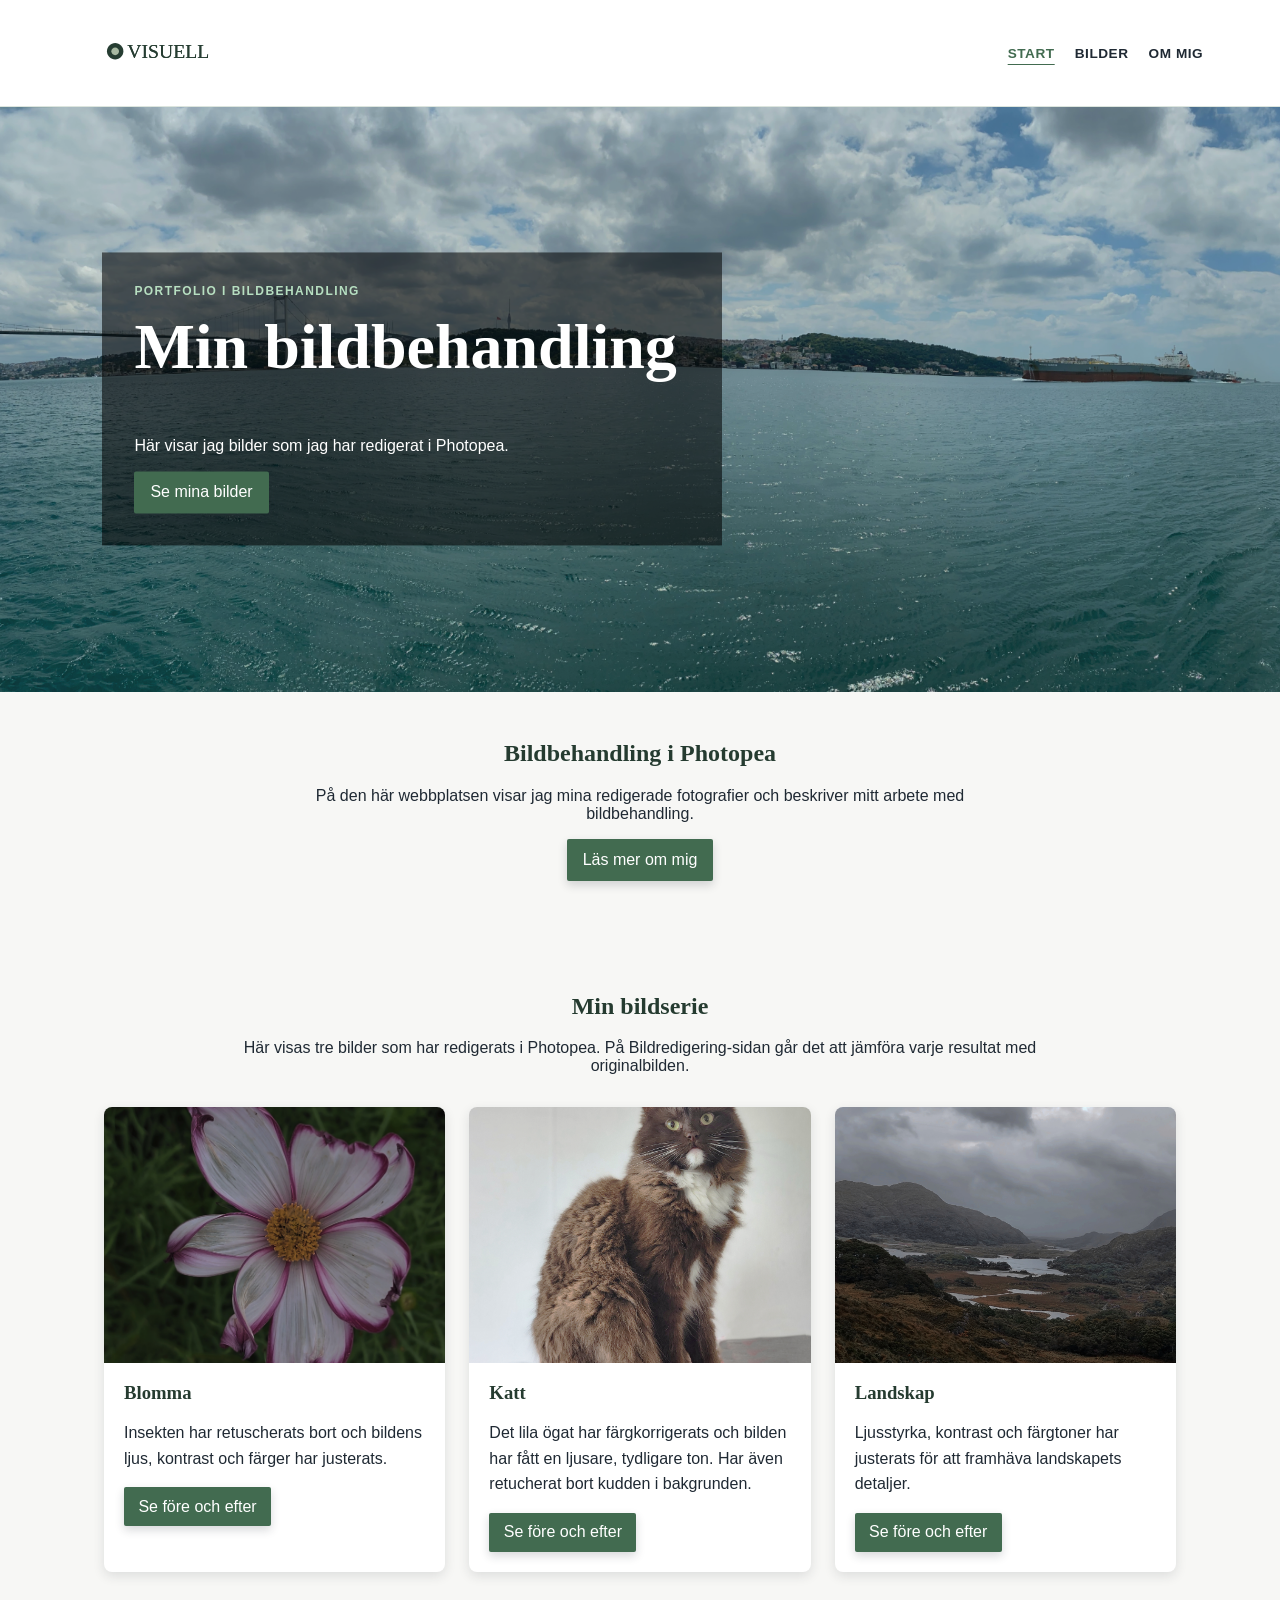
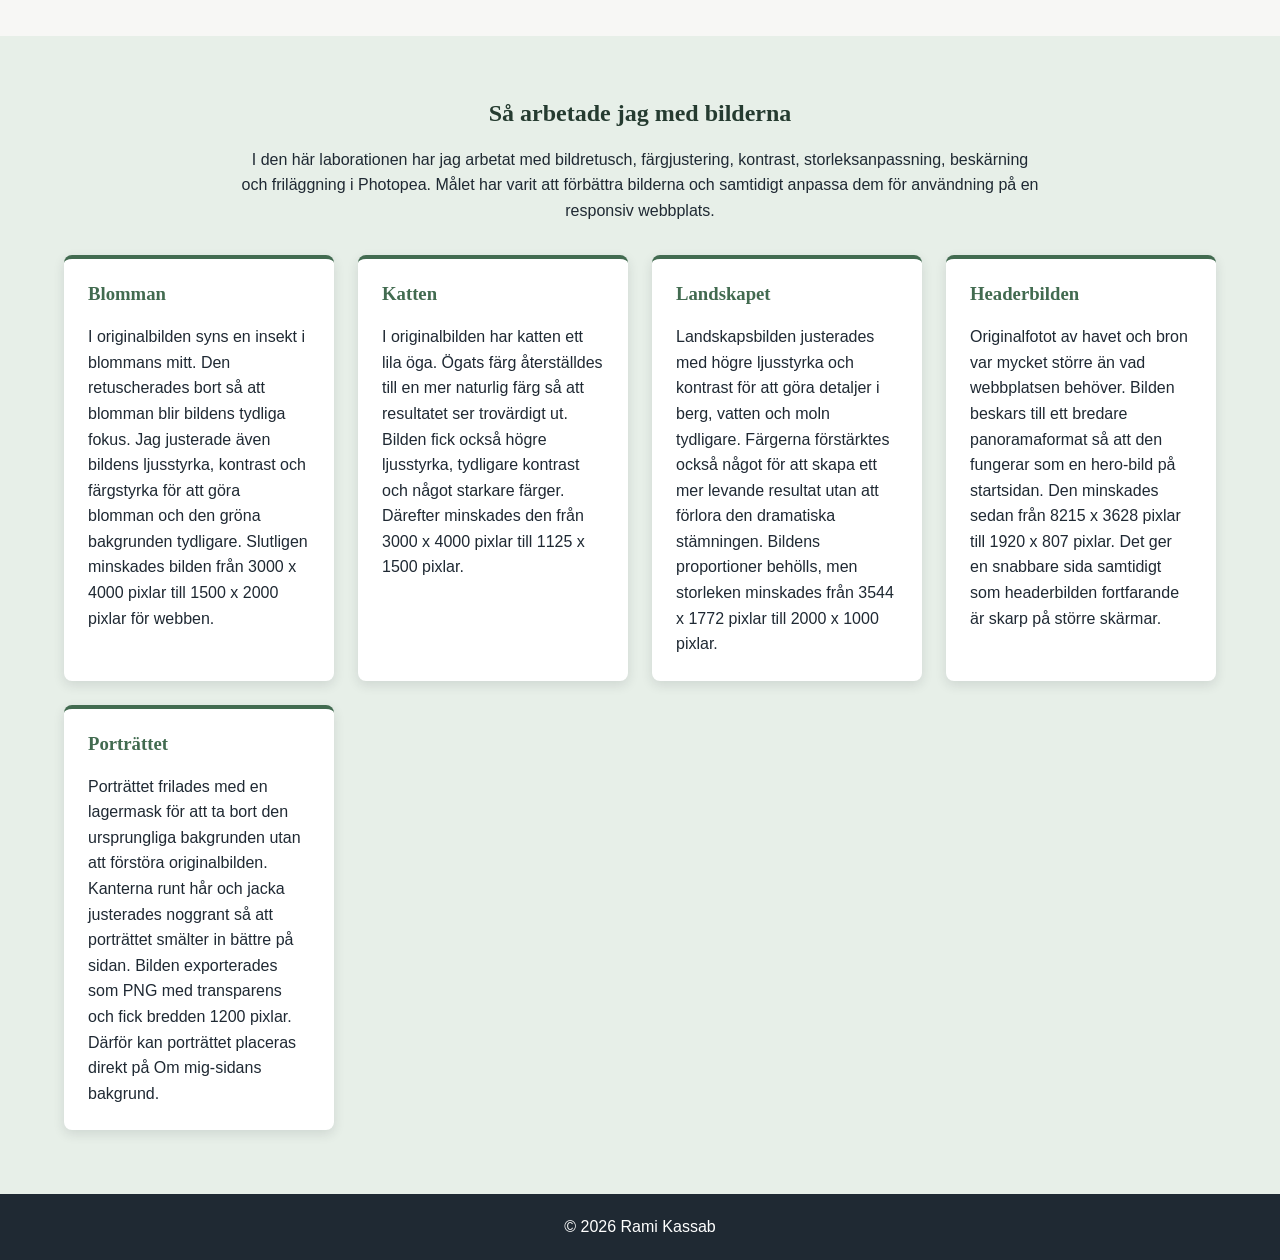
<file: index.html>
<!DOCTYPE html>
<html lang="sv">
<head>
  <meta charset="UTF-8">
  <meta name="viewport" content="width=device-width, initial-scale=1.0">
  <title>Bildbehandling</title>
  <link rel="icon" href="images/favicon.ico">
  <link rel="icon" type="image/png" href="images/favicon.png">
  <link rel="stylesheet" href="css/style.css">
</head>

<body>
    <header class="site-header">
  <a class="logo" href="index.html">
    <img src="images/logo.svg" alt="VISUELL">
  </a>

  <nav aria-label="Huvudmeny">
    <ul>
      <li><a href="index.html" aria-current="page">Start</a></li>
      <li><a href="bilder.html">Bilder</a></li>
      <li><a href="om.html">Om mig</a></li>
    </ul>
  </nav>
</header>

<main>
  <!-- Startsidan stora bild och introduktion -->
  <section class="hero">
    <img src="images/header.png" alt="Panoramabild över hav, stad och himmel">

    <div class="hero-content">
      <p class="hero-label">Portfolio i bildbehandling</p>
      <h1>Min bildbehandling</h1>
      <p>Här visar jag bilder som jag har redigerat i Photopea.</p>
      <a href="bilder.html">Se mina bilder</a>
    </div>
  </section>

  <!-- Kort presentation av webbplatsens innehåll -->
  <section class="intro">
    <h2>Bildbehandling i Photopea</h2>
    <p>På den här webbplatsen visar jag mina redigerade fotografier och beskriver mitt arbete med bildbehandling.</p>
    <a href="om.html">Läs mer om mig</a>
  </section>

  <!-- De tre redigerade bilderna från bildserien -->
<section class="series-preview">
  <h2>Min bildserie</h2>

  <p>
    Här visas tre bilder som har redigerats i Photopea. På Bildredigering-sidan
    går det att jämföra varje resultat med originalbilden.
  </p>

  <div class="series-preview-grid">
    
    <article class="series-card">
      <img src="images/bildserie001.jpeg" alt="Redigerad rosa blomma utan insekt i mitten">
      <h3>Blomma</h3>
      <p>Insekten har retuscherats bort och bildens ljus, kontrast och färger har justerats.</p>
      <a href="bilder.html#blomma">Se före och efter</a>
    </article>

    <article class="series-card">
      <img src="images/bildserie002.jpeg" alt="Redigerad katt med naturlig ögonfärg">
      <h3>Katt</h3>
      <p>Det lila ögat har färgkorrigerats och bilden har fått en ljusare, tydligare ton. Har även retucherat bort kudden i bakgrunden.</p>
      <a href="bilder.html#katt">Se före och efter</a>
    </article>

    
    <article class="series-card">
      <img src="images/bildserie003.jpeg" alt="Redigerat bergslandskap med molnig himmel">
      <h3>Landskap</h3>
      <p>Ljusstyrka, kontrast och färgtoner har justerats för att framhäva landskapets detaljer.</p>
      <a href="bilder.html#landskap">Se före och efter</a>
    </article>
  </div>
</section>
  <!-- Beskrivning av redigeringarna som gjordes i Photopea -->
<section class="process">
  <h2>Så arbetade jag med bilderna</h2>

  <p class="process-intro">
    I den här laborationen har jag arbetat med bildretusch, färgjustering,
    kontrast, storleksanpassning, beskärning och friläggning i Photopea.
    Målet har varit att förbättra bilderna och samtidigt anpassa dem för
    användning på en responsiv webbplats.
  </p>

  <div class="process-grid">
    <article class="process-card">
      <h3>Blomman</h3>
      <p>
        I originalbilden syns en insekt i blommans mitt. Den retuscherades bort
        så att blomman blir bildens tydliga fokus. Jag justerade även bildens
        ljusstyrka, kontrast och färgstyrka för att göra blomman och den gröna
        bakgrunden tydligare. Slutligen minskades bilden från 3000 x 4000
        pixlar till 1500 x 2000 pixlar för webben.
      </p>
    </article>

    <article class="process-card">
      <h3>Katten</h3>
      <p>
        I originalbilden har katten ett lila öga. Ögats färg återställdes till
        en mer naturlig färg så att resultatet ser trovärdigt ut. Bilden fick
        också högre ljusstyrka, tydligare kontrast och något starkare färger.
        Därefter minskades den från 3000 x 4000 pixlar till 1125 x 1500 pixlar.
      </p>
    </article>

    <article class="process-card">
      <h3>Landskapet</h3>
      <p>
        Landskapsbilden justerades med högre ljusstyrka och kontrast för att
        göra detaljer i berg, vatten och moln tydligare. Färgerna förstärktes
        också något för att skapa ett mer levande resultat utan att förlora den
        dramatiska stämningen. Bildens proportioner behölls, men storleken
        minskades från 3544 x 1772 pixlar till 2000 x 1000 pixlar.
      </p>
    </article>

    <article class="process-card">
      <h3>Headerbilden</h3>
      <p>
        Originalfotot av havet och bron var mycket större än vad webbplatsen
        behöver. Bilden beskars till ett bredare panoramaformat så att den
        fungerar som en hero-bild på startsidan. Den minskades sedan från
        8215 x 3628 pixlar till 1920 x 807 pixlar. Det ger en snabbare sida
        samtidigt som headerbilden fortfarande är skarp på större skärmar.
      </p>
    </article>

    <article class="process-card">
      <h3>Porträttet</h3>
      <p>
        Porträttet frilades med en lagermask för att ta bort den ursprungliga
        bakgrunden utan att förstöra originalbilden. Kanterna runt hår och
        jacka justerades noggrant så att porträttet smälter in bättre på sidan.
        Bilden exporterades som PNG med transparens och fick bredden 1200
        pixlar. Därför kan porträttet placeras direkt på Om mig-sidans bakgrund.
      </p>
    </article>
  </div>
</section>
</main>

<!-- Sidfot med namn och årtal -->
<footer class="site-footer">
  <p>© 2026 Rami Kassab</p>
</footer>


</body>
</html>
</file>
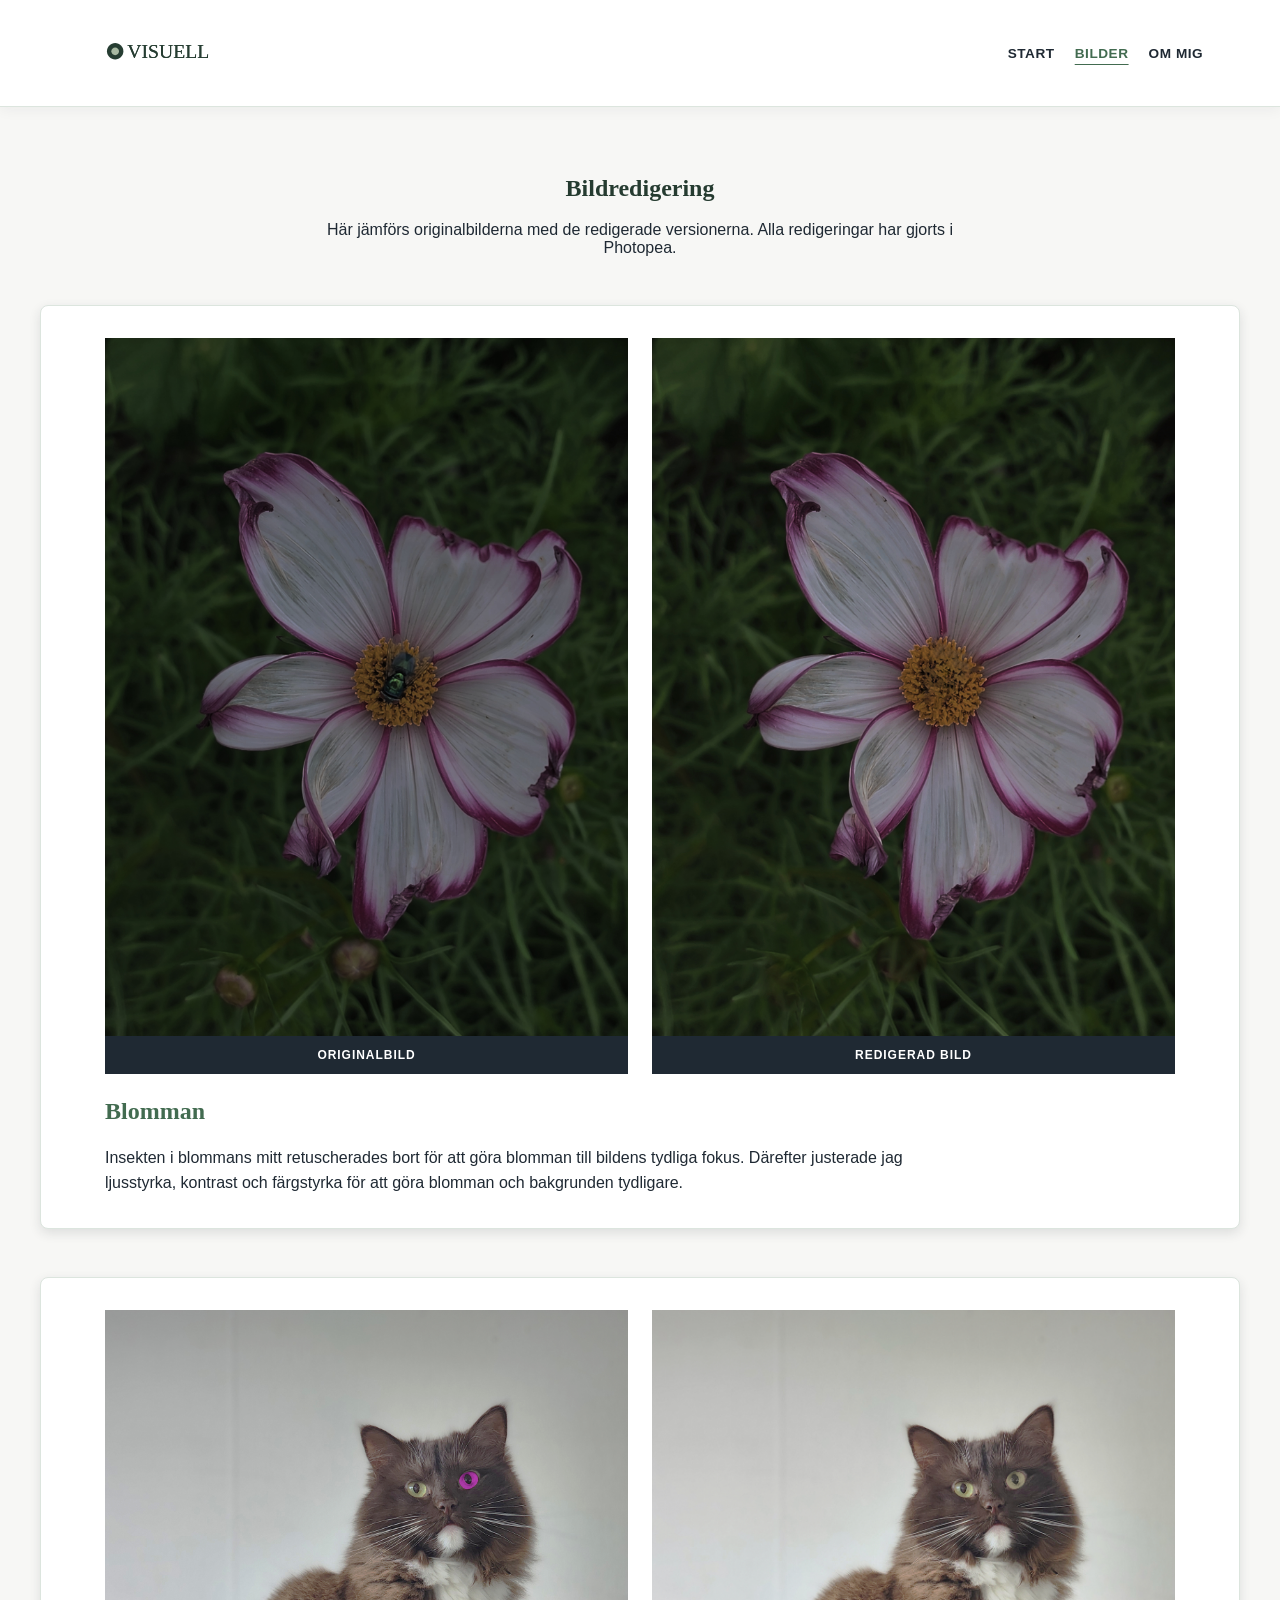
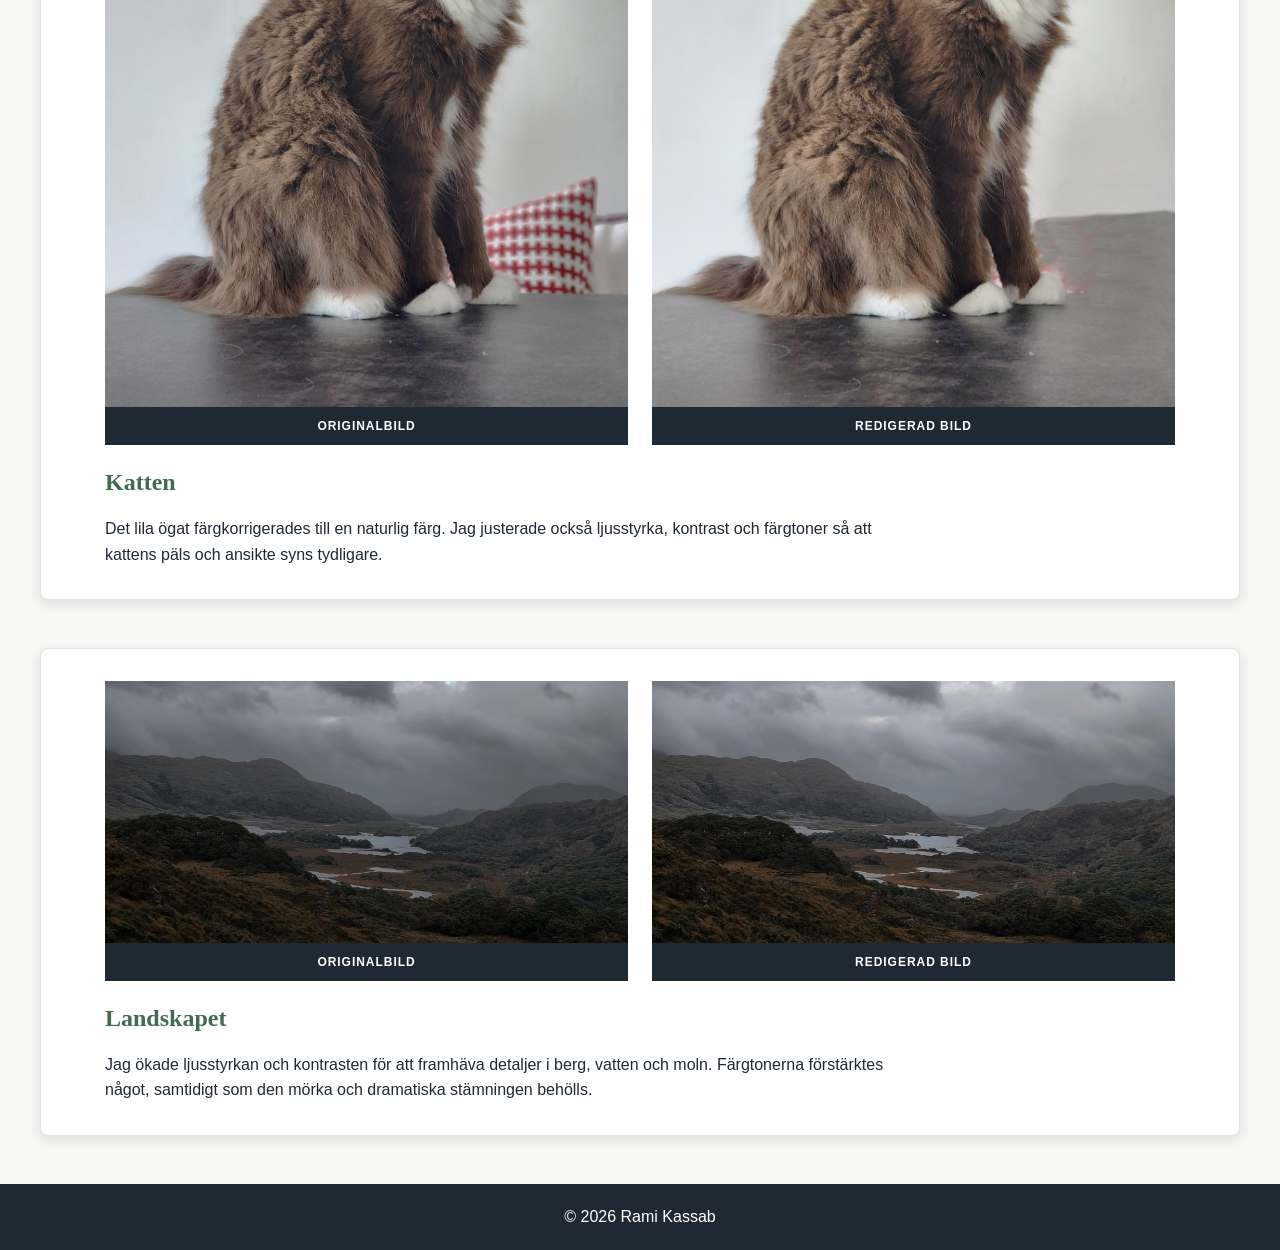
<file: bilder.html>
<!DOCTYPE html>
<html lang="sv">
<head>
  <meta charset="UTF-8">
  <meta name="viewport" content="width=device-width, initial-scale=1.0">
  <title>Mina bilder</title>
  <link rel="icon" href="images/favicon.ico">
  <link rel="icon" type="image/png" href="images/favicon.png">
  <link rel="stylesheet" href="css/style.css">
</head>
<body>
    <header class="site-header">
  <a class="logo" href="index.html">
    <img src="images/logo.svg" alt="VISUELL">
  </a>

  <nav aria-label="Huvudmeny">
    <ul>
      <li><a href="index.html">Start</a></li>
      <li><a href="bilder.html" aria-current="page">Bilder</a></li>
      <li><a href="om.html">Om mig</a></li>
    </ul>
  </nav>
</header>

<main>
  <!-- Introduktion till före- och efterjämförelserna -->
  <section class="comparison-intro">
    <h1>Bildredigering</h1>
    <p>
      Här jämförs originalbilderna med de redigerade versionerna.
      Alla redigeringar har gjorts i Photopea.
    </p>
  </section>

  <!-- Jämförelse: blomma -->
  <article class="comparison" id="blomma">
    <div class="comparison-images">
      <figure>
        <img src="images/bildserie001-original.jpg" alt="Originalbild av en blomma med en insekt i mitten">
        <figcaption>Originalbild</figcaption>
      </figure>

      <figure>
        <img src="images/bildserie001.jpeg" alt="Redigerad blomma där insekten är borttagen">
        <figcaption>Redigerad bild</figcaption>
      </figure>
    </div>

    <div class="comparison-text">
      <h2>Blomman</h2>
      <p>
        Insekten i blommans mitt retuscherades bort för att göra blomman till
        bildens tydliga fokus. Därefter justerade jag ljusstyrka, kontrast och
        färgstyrka för att göra blomman och bakgrunden tydligare.
      </p>
    </div>
  </article>

  <!-- Jämförelse: katt -->
  <article class="comparison" id="katt">
    <div class="comparison-images">
      <figure>
        <img src="images/bildserie002-original.jpg" alt="Originalbild av katt med ett lila öga">
        <figcaption>Originalbild</figcaption>
      </figure>

      <figure>
        <img src="images/bildserie002.jpeg" alt="Redigerad katt med naturlig ögonfärg">
        <figcaption>Redigerad bild</figcaption>
      </figure>
    </div>

    <div class="comparison-text">
      <h2>Katten</h2>
      <p>
        Det lila ögat färgkorrigerades till en naturlig färg. Jag justerade
        också ljusstyrka, kontrast och färgtoner så att kattens päls och ansikte
        syns tydligare.
      </p>
    </div>
  </article>

  <!-- Jämförelse: landskap -->
  <article class="comparison" id="landskap">
    <div class="comparison-images">
      <figure>
        <img src="images/bildserie003-original.jpg" alt="Originalbild av ett mörkt bergslandskap">
        <figcaption>Originalbild</figcaption>
      </figure>

      <figure>
        <img src="images/bildserie003.jpeg" alt="Redigerat bergslandskap med tydligare ljus och färger">
        <figcaption>Redigerad bild</figcaption>
      </figure>
    </div>

    <div class="comparison-text">
      <h2>Landskapet</h2>
      <p>
        Jag ökade ljusstyrkan och kontrasten för att framhäva detaljer i berg,
        vatten och moln. Färgtonerna förstärktes något, samtidigt som den mörka
        och dramatiska stämningen behölls.
      </p>
    </div>
  </article>
</main>

<!-- Sidfot med namn och årtal -->
<footer class="site-footer">
  <p>© 2026 Rami Kassab</p>
</footer>

</body>
</html>
</file>
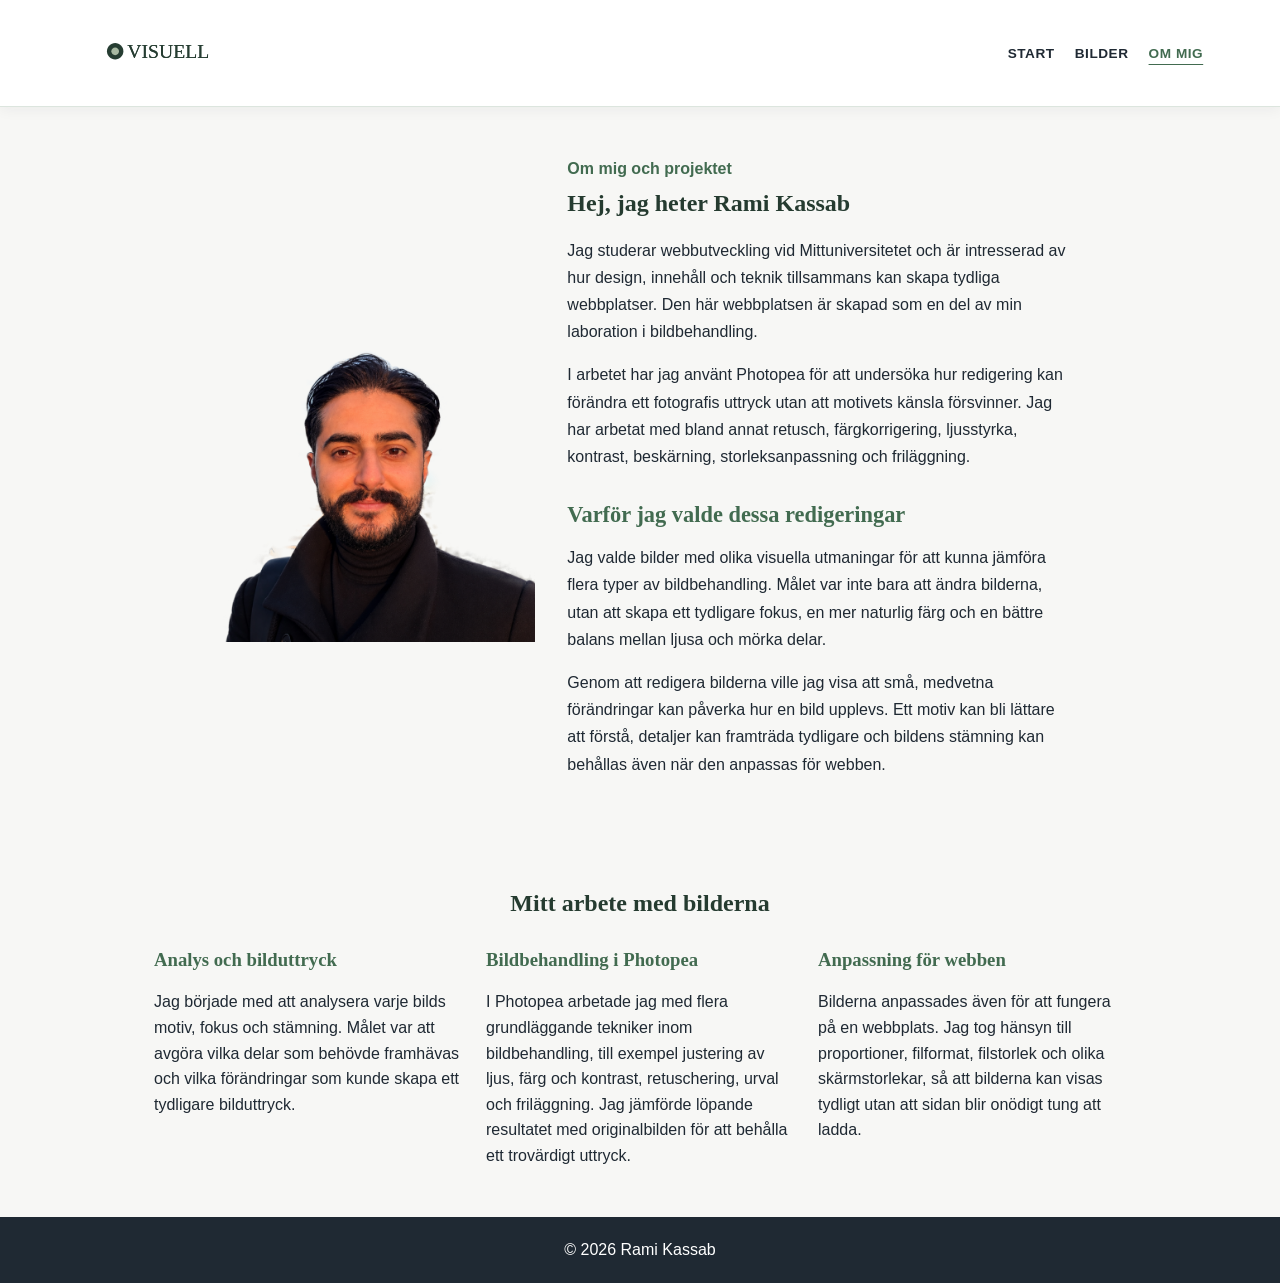
<file: om.html>
<!DOCTYPE html>
<html lang="sv">
<head>
  <meta charset="UTF-8">
  <meta name="viewport" content="width=device-width, initial-scale=1.0">
  <title>Om mig</title>
  <link rel="icon" href="images/favicon.ico">
  <link rel="icon" type="image/png" href="images/favicon.png">
  <link rel="stylesheet" href="css/style.css">
</head>
<body>
    <header class="site-header">
  <a class="logo" href="index.html">
    <img src="images/logo.svg" alt="VISUELL">
  </a>

  <nav aria-label="Huvudmeny">
    <ul>
      <li><a href="index.html">Start</a></li>
      <li><a href="bilder.html">Bilder</a></li>
      <li><a href="om.html" aria-current="page">Om mig</a></li>
    </ul>
  </nav>
</header>

<main>
  <!-- Presentation av personen och projektet -->
  <section class="about">
    <!-- Frilagt porträtt med genomskinlig bakgrund -->
    <img src="images/portrait.png" alt="Porträtt av Rami Kassab">

    <div class="about-content">
  <p class="section-label">Om mig och projektet</p>
  <h1>Hej, jag heter Rami Kassab</h1>

  <p>
    Jag studerar webbutveckling vid Mittuniversitetet och är intresserad av
    hur design, innehåll och teknik tillsammans kan skapa tydliga webbplatser.
    Den här webbplatsen är skapad som en del av min laboration i bildbehandling.
  </p>

  <p>
    I arbetet har jag använt Photopea för att undersöka hur redigering kan
    förändra ett fotografis uttryck utan att motivets känsla försvinner.
    Jag har arbetat med bland annat retusch, färgkorrigering, ljusstyrka,
    kontrast, beskärning, storleksanpassning och friläggning.
  </p>

  <h2>Varför jag valde dessa redigeringar</h2>

  <p>
    Jag valde bilder med olika visuella utmaningar för att kunna jämföra flera
    typer av bildbehandling. Målet var inte bara att ändra bilderna, utan att
    skapa ett tydligare fokus, en mer naturlig färg och en bättre balans mellan
    ljusa och mörka delar.
  </p>

  <p>
    Genom att redigera bilderna ville jag visa att små, medvetna förändringar
    kan påverka hur en bild upplevs. Ett motiv kan bli lättare att förstå,
    detaljer kan framträda tydligare och bildens stämning kan behållas även när
    den anpassas för webben.
  </p>
</div>

     
  </section>

  <!-- Sammanfattning av vad som ingår i laborationen -->
   <section class="about-work">
   <h2>Mitt arbete med bilderna</h2>

<div class="about-work-grid">
  <article>
    <h3>Analys och bilduttryck</h3>
    <p>
      Jag började med att analysera varje bilds motiv, fokus och stämning.
      Målet var att avgöra vilka delar som behövde framhävas och vilka
      förändringar som kunde skapa ett tydligare bilduttryck.
    </p>
  </article>

  <article>
    <h3>Bildbehandling i Photopea</h3>
    <p>
      I Photopea arbetade jag med flera grundläggande tekniker inom
      bildbehandling, till exempel justering av ljus, färg och kontrast,
      retuschering, urval och friläggning. Jag jämförde löpande resultatet
      med originalbilden för att behålla ett trovärdigt uttryck.
    </p>
  </article>

  <article>
    <h3>Anpassning för webben</h3>
    <p>
      Bilderna anpassades även för att fungera på en webbplats. Jag tog hänsyn
      till proportioner, filformat, filstorlek och olika skärmstorlekar, så att
      bilderna kan visas tydligt utan att sidan blir onödigt tung att ladda.
    </p>
  </article>
</div>
  
  </section>
</main>

<footer class="site-footer">
  <p>© 2026 Rami Kassab</p>
</footer>

</body>
</html>
</file>
<file: css/style.css>
/* Tar med padding och kantlinjer i elementens bredd */
* {
  box-sizing: border-box;
}

/* Grundstil för hela sidan, anpassad för mobil först */
body {
  margin: 0;
  font-family: Arial, sans-serif;
  color: #1f2933;
  background: #f7f7f5;
    min-height: 100vh;
  display: flex;
  flex-direction: column;
}
/* Serif-typsnitt ger rubrikerna en mer redaktionell och exklusiv känsla */
main h1,
main h2,
main h3 {
  color: #253b30;
  font-family: Georgia, "Times New Roman", serif;
  font-weight: 600;
}

/* Gör så att innehållet fyller utrymmet före sidfoten */
main {
  flex: 1;
}

/* Sidhuvudet: logga överst och meny under på mobil */
.site-header {
  display: flex;
  flex-direction: column;
  align-items: center;
  gap: 1rem;
  padding: 1.25rem 6%;
  background: #ffffff;
  border-bottom: 1px solid #dce5de;
  box-shadow: 0 2px 14px rgba(31, 41, 51, 0.06);
}

/* Logotypens storlek */
.logo img {
  display: block;
  width: 175px;
  height: auto;
}

/* Menyn ligger vågrätt utan punkter */
nav ul {
  display: flex;
  gap: 1.25rem;
  margin: 0;
  padding: 0;
  list-style: none;
}

/* Menylänkarnas utseende */
nav a {
  color: #1f2933;
  font-size: 0.85rem;
  font-weight: bold;
  letter-spacing: 0.04em;
  text-decoration: none;
  text-transform: uppercase;
}

/* Färg när muspekaren är över en menylänk */
nav a:hover {
  color: #426b50;
}

/*Markerar länken till den sida som användaren är på.
  [aria-current="page"] väljer länken med just det attributet.*/
nav a[aria-current="page"] {
  color: #426b50;
  text-decoration: underline;
  text-underline-offset: 0.35rem;
}

/* Behållare för bild och text på startsidan */
.hero {
  position: relative;
  background: #426b50;
}

/* Headerbilden fyller hela bredden */
.hero img {
  display: block;
  width: 100%;
  height: 55vh;
  object-fit: cover;
  opacity: 0.82;
}

/* Texten placeras ovanpå headerbilden */
.hero-content {
  position: absolute;
  top: 50%;
  right: 5%;
  left: 5%;
  transform: translateY(-50%);
  padding: 1.25rem;
  color: #ffffff;
  background: rgba(0, 0, 0, 0.55);
}

/* Liten etikett som ger hero-delen en mer redaktionell känsla */
.hero-label {
  margin: 0 0 0.75rem;
  color: #b7dfc1;
  font-size: 0.75rem;
  font-weight: bold;
  letter-spacing: 0.12em;
  text-transform: uppercase;
}
/* Startsidan huvudrubrik */
.hero h1 {
  margin-top: 0;
  font-size: clamp(2rem, 8vw, 3rem);
  color: #ffffff;
}

/* Länken till bildsidan ser ut som en knapp */
.hero-content a {
  display: inline-block;
  padding: 0.75rem 1rem;
  color: #ffffff;
  text-decoration: none;
  background: #426b50;
}

/* Introduktionsdelen under headerbilden */
.intro {
  max-width: 800px;
  margin: 0 auto;
  padding: 3rem 5%;
  text-align: center;
}

/* Rubriken i introduktionsdelen */
.intro h2 {
  margin-top: 0;
}

/* Länken till Om mig-sidan */
.intro a {
  display: inline-block;
  padding: 0.75rem 1rem;
  color: #ffffff;
  text-decoration: none;
  background: #426b50;
}

/* Förhandsvisning av de tre redigerade bilderna på startsidan */
.series-preview {
  max-width: 1200px;
  margin: 0 auto;
  padding: 4rem 5%;
}

/* Rubrik och introduktion i bildserie-sektionen */
.series-preview > h2,
.series-preview > p {
  max-width: 800px;
  margin-right: auto;
  margin-left: auto;
  text-align: center;
}

/* Mer luft under rubriken */
.series-preview > h2 {
  margin-top: 0;
}

/*
  Ett responsivt grid.
  Korten är minst 250 px breda och placeras automatiskt
  på fler kolumner när skärmens bredd tillåter det.
*/
.series-preview-grid {
  display: grid;
  grid-template-columns: repeat(auto-fit, minmax(250px, 1fr));
  gap: 1.5rem;
  margin-top: 2rem;
}

/* Kort för varje redigerad bild */
.series-card {
  overflow: hidden;
  background: #ffffff;
  box-shadow: 0 4px 12px rgba(31, 41, 51, 0.12);
}

/* Bilderna får samma visuella form i korten */
.series-card img {
  display: block;
  width: 100%;
  aspect-ratio: 4 / 3;
  object-fit: cover;
}

/* Kortens rubrik, text och länk */
.series-card h3,
.series-card p,
.series-card a {
  margin-right: 1.25rem;
  margin-left: 1.25rem;
}

/* Knapparna får en mjuk rörelse när besökaren håller musen över dem */
.hero-content a,
.intro a,
.series-card a {
  border-radius: 2px;
  box-shadow: 0 4px 10px rgba(31, 41, 51, 0.18);
  transition: background 0.2s ease, box-shadow 0.2s ease, transform 0.2s ease;
}

/* Knapparna lyfts lätt vid hovring */
.hero-content a:hover,
.intro a:hover,
.series-card a:hover {
  background: #2e5038;
  box-shadow: 0 6px 16px rgba(31, 41, 51, 0.24);
  transform: translateY(-2px);
}

/* Samma mjukt rundade form används för sidans informationskort */
.series-card,
.process-card,
.comparison {
  border-radius: 0.5rem;
}

/* Rubrikens avstånd */
.series-card h3 {
  margin-bottom: 0.5rem;
}

/* Textens radavstånd */
.series-card p {
  line-height: 1.6;
}

/* Länken visas som en knapp */
.series-card a {
  display: inline-block;
  margin-bottom: 1.25rem;
  padding: 0.65rem 0.9rem;
  color: #ffffff;
  text-decoration: none;
  background: #426b50;
}

/* Sidfotens utseende */
.site-footer {
  padding: 1.5rem 5%;
  color: #ffffff;
  text-align: center;
  background: #1f2933;
}

/* Tar bort standardmarginalen från sidfotens text */
.site-footer p {
  margin: 0;
}

 /* Om mig-sidan: porträtt och text ligger under varandra på mobil */
.about {
  display: flex;
  flex-direction: column;
  align-items: center;
  gap: 2rem;
  max-width: 1000px;
  margin: 0 auto;
  padding: 3rem 5%;
}

/* Porträttet anpassas till skärmbredden */
.about img {
  width: 100%;
  max-width: 360px;
  height: auto;
}

/* Begränsar textens bredd för bättre läsbarhet */
.about-content {
  max-width: 560px;
}

/* Tar bort standardmarginal ovanför sidans rubrik */
.about h1 {
  margin-top: 0;
}

/* Bättre radavstånd i presentationstexten */
.about-content p {
  line-height: 1.7;
}

/* Underrubriken som förklarar tanken bakom bildredigeringen */
.about-content h2 {
  margin-top: 2rem;
  margin-bottom: 0.75rem;
  color: #426b50;
  font-size: 1.4rem;
}

/* Liten introduktionstext ovanför rubriken på Om mig-sidan */
.section-label {
  margin: 0 0 0.5rem;
  color: #426b50;
  font-weight: bold;
}

/* Sammanfattning av arbetsmomenten */
.about-work {
  max-width: 1100px;
  margin: 0 auto;
  padding: 3rem 5%;
  background: transparent;
}


/* Sektionens huvudrubrik */
.about-work h2 {
  max-width: 800px;
  margin: 0 auto 2rem;
  text-align: center;
}

/*
  Ett responsivt rutnät för arbetsmomenten.
  Kort visas automatiskt på flera kolumner när utrymmet räcker.
*/
.about-work-grid {
  display: grid;
  grid-template-columns: repeat(auto-fit, minmax(220px, 1fr));
  gap: 1.5rem;
  max-width: 1000px;
  margin: 0 auto;
}

/* Kort med ett arbetsmoment */
.about-work article {
  padding: 0;
  background: transparent;
  border: 0;
  box-shadow: none;
}

/* Rubriker i korten */
.about-work h3 {
  margin-top: 0;
  color: #426b50;
}

/* Texten i korten */
.about-work p {
  margin-bottom: 0;
  line-height: 1.6;
}

/* Sektion som beskriver bildredigeringen */
.process {
  padding: 4rem 5%;
  background: #e7efe8;
}

/* Rubrik och introduktion i process-sektionen */
.process h2,
.process-intro {
  max-width: 800px;
  margin-right: auto;
  margin-left: auto;
  text-align: center;
}

/* Avstånd under huvudrubriken */
.process h2 {
  margin-top: 0;
}

/* Läsbarare radavstånd i introduktionstexten */
.process-intro {
  line-height: 1.6;
}

/*
  Skapar automatiskt så många kortkolumner som får plats.
  Varje kort är minst 230 px brett.
*/
.process-grid {
  display: grid;
  grid-template-columns: repeat(auto-fit, minmax(230px, 1fr));
  gap: 1.5rem;
  max-width: 1200px;
  margin: 2rem auto 0;
}

/* Varje kort får vit bakgrund, avstånd och en grön accent */
.process-card {
  padding: 1.5rem;
  background: #ffffff;
  border-top: 4px solid #426b50;
  box-shadow: 0 4px 12px rgba(31, 41, 51, 0.12);
}

/* Kortens rubriker */
.process-card h3 {
  margin-top: 0;
  color: #426b50;
}

/* Kortens brödtext */
.process-card p {
  margin-bottom: 0;
  line-height: 1.6;
}
/* Regler för skärmar som är minst 650 px breda */
@media (min-width: 650px) {
  /* Logga och meny hamnar på samma rad */
  .site-header {
    flex-direction: row;
    justify-content: space-between;
  }

  /* Större bild på större skärmar */
  .hero img {
    height: 65vh;
  }

  /* Texten får en bestämd maximal bredd */
  .hero-content {
    left: 8%;
    max-width: 620px;
    padding: 2rem;
  }

}

  /* Större rubrik på större skärmar */
  .hero h1 {
    font-size: clamp(2.5rem, 5vw, 4rem);
  }
     /* På större skärmar visas porträtt och text bredvid varandra */
  .about {
    flex-direction: row;
    align-items: center;
  }

  /* Porträttet tar en del av den tillgängliga bredden */
  .about img {
    width: 38%;
  }

  /*
    flex: 1 låter texten använda återstående plats
    bredvid porträttet.
  */
  .about-content {
    flex: 1;
  }


  
  /* Introduktion på Bildredigering-sidan */
.comparison-intro {
  max-width: 800px;
  margin: 0 auto;
  padding: 3rem 5% 2rem;
  text-align: center;
}

/* Varje före- och efterjämförelse */
.comparison {
  max-width: 1200px;
  margin: 0 auto 3rem;
  padding: 2rem 5%;
  background: #ffffff;
  border: 1px solid #dce5de;
  box-shadow: 0 4px 12px rgba(31, 41, 51, 0.12);
}

/*
  Original och redigerad bild placeras automatiskt bredvid varandra
  när det finns plats. På mobil visas de under varandra.
*/
.comparison-images {
  display: grid;
  grid-template-columns: repeat(auto-fit, minmax(280px, 1fr));
  gap: 1.5rem;
}

/* Tar bort standardmarginal runt varje bild */
.comparison-images figure {
  margin: 0;
  background: #f7f7f5;
}

/* Bilderna fyller sin kolumn utan att förvrängas */
.comparison-images img {
  display: block;
  width: 100%;
  height: auto;
}

/* Etikett under varje bild */
.comparison-images figcaption {
  padding: 0.75rem;
  color: #ffffff;
  text-align: center;
  background: #1f2933;
  font-size: 0.75rem;
  font-weight: bold;
  letter-spacing: 0.08em;
  text-transform: uppercase;
}

/* Texten som förklarar redigeringen */
.comparison-text {
  max-width: 800px;
  margin-top: 1.5rem;
}

/* Rubrik för varje bildpar */
.comparison-text h2 {
  margin-top: 0;
  color: #426b50;
}

/* Läsbart radavstånd i beskrivningen */
.comparison-text p {
  margin-bottom: 0;
  line-height: 1.6;
}
</file>
